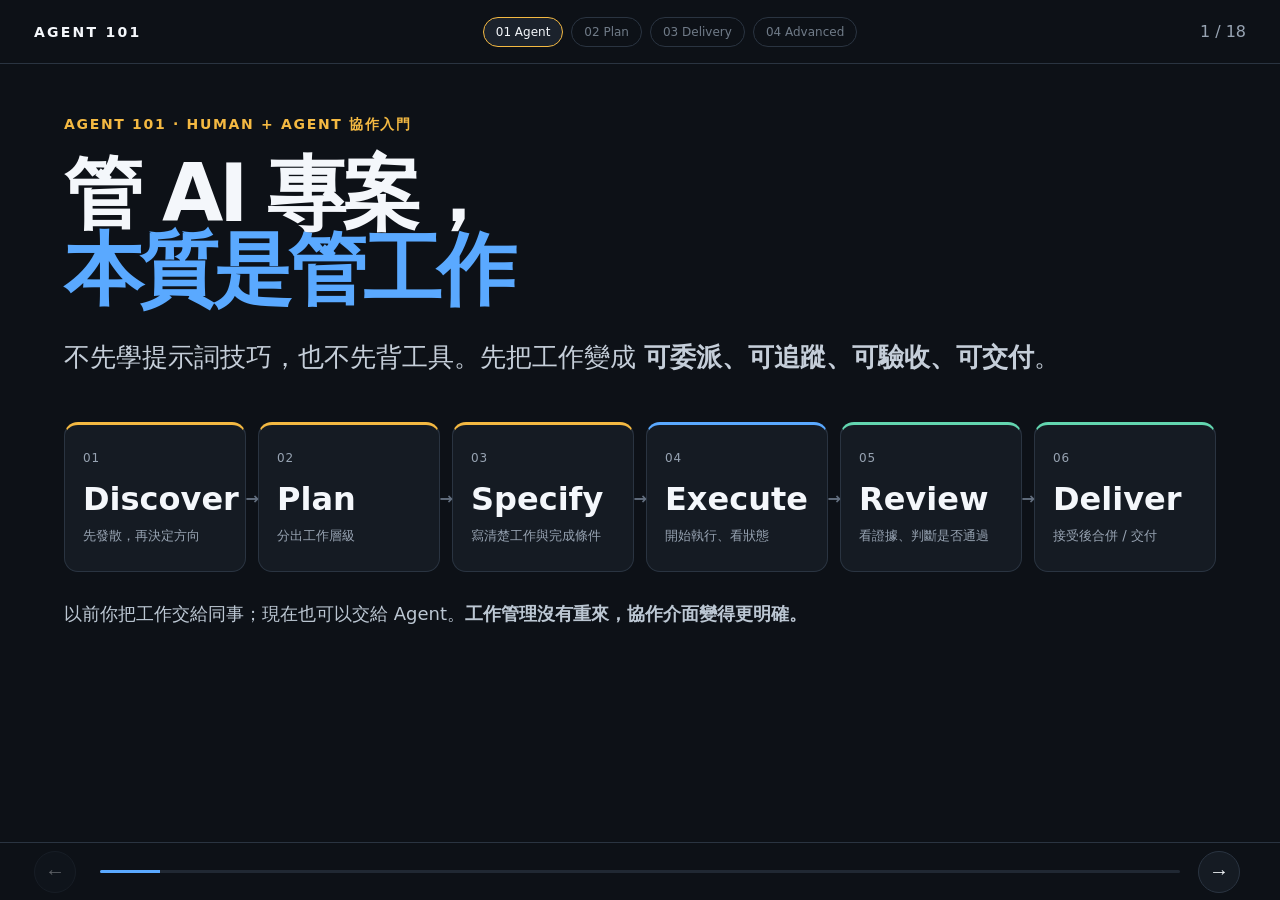
<file: index.html>
<!doctype html>
<html lang="zh-Hant">
<head>
  <meta charset="utf-8">
  <meta name="viewport" content="width=device-width,initial-scale=1">
  <title>Agent 101</title>
  <meta http-equiv="refresh" content="0; url=./slides/">
</head>
<body>
  <p><a href="./slides/">Open Agent 101 slides</a></p>
</body>
</html>
</file>
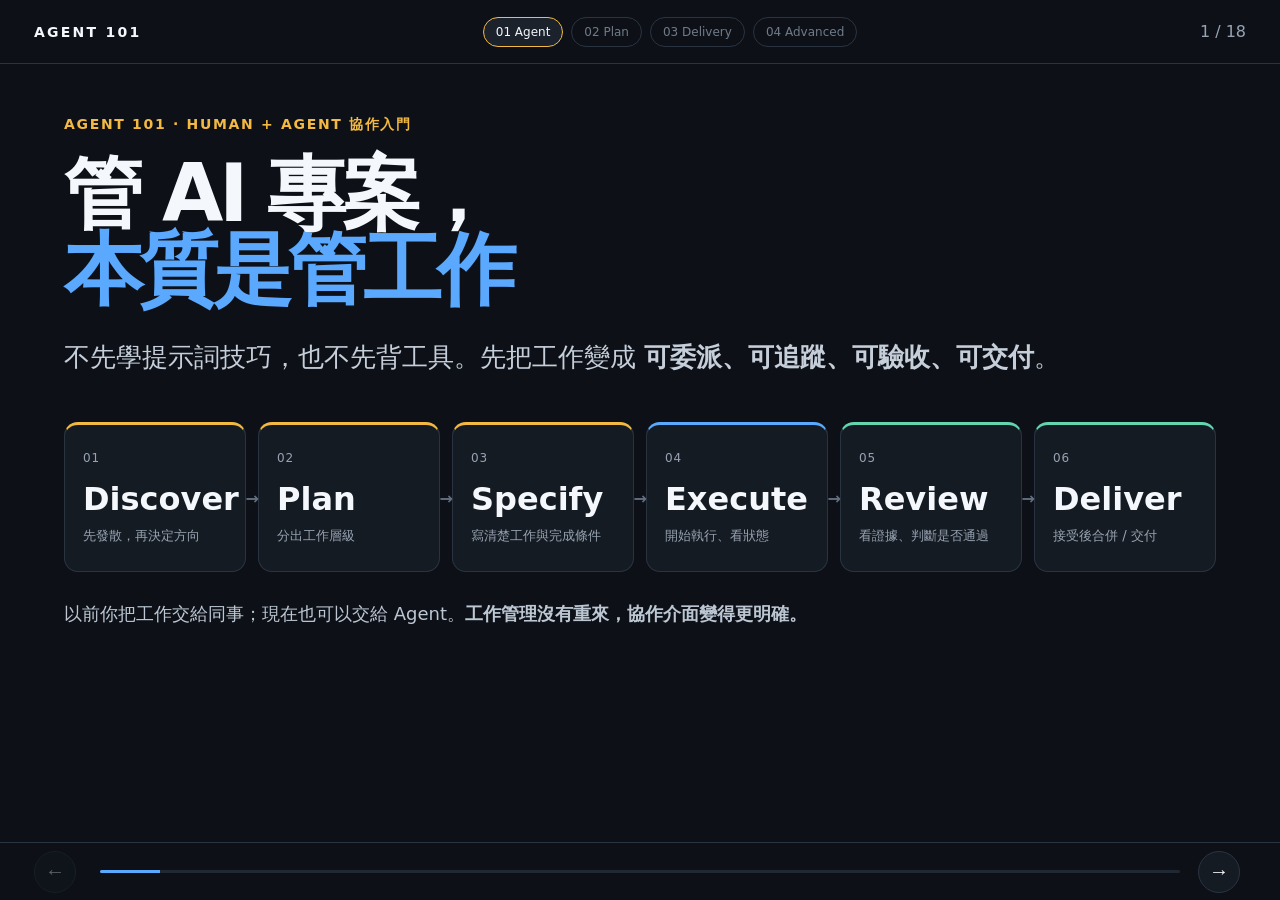
<file: slides/index.html>
<!doctype html>
<html lang="zh-Hant">
<head>
  <meta charset="utf-8">
  <meta name="viewport" content="width=device-width,initial-scale=1">
  <meta name="color-scheme" content="dark">
  <title>Agent 101 — Discover → Plan → Specify → Execute → Review → Deliver</title>
  <link rel="stylesheet" href="./styles.css">
</head>
<body>
  <main class="deck" aria-live="polite">
    <header class="topbar">
      <div class="brand">AGENT 101</div>
      <div class="section-rail" aria-label="課程章節">
        <span data-section="define">01 Agent</span>
        <span data-section="manage">02 Plan</span>
        <span data-section="verify">03 Delivery</span>
        <span data-section="operate">04 Advanced</span>
      </div>
      <div class="counter"><span id="current">1</span> / <span id="total">1</span></div>
    </header>

    <div class="slides">
      <section class="slide title-slide" data-section="define" data-structure="roadmap">
        <div class="eyebrow">Agent 101 · Human + Agent 協作入門</div>
        <h1>管 AI 專案，<br><span>本質是管工作</span></h1>
        <p class="lead">不先學提示詞技巧，也不先背工具。先把工作變成 <strong>可委派、可追蹤、可驗收、可交付</strong>。</p>
        <div class="roadmap roadmap-hero" aria-label="課程主線">
          <div><span>01</span><b>Discover</b><small>先發散，再決定方向</small></div>
          <div><span>02</span><b>Plan</b><small>分出工作層級</small></div>
          <div><span>03</span><b>Specify</b><small>寫清楚工作與完成條件</small></div>
          <div><span>04</span><b>Execute</b><small>開始執行、看狀態</small></div>
          <div><span>05</span><b>Review</b><small>看證據、判斷是否通過</small></div>
          <div><span>06</span><b>Deliver</b><small>接受後合併 / 交付</small></div>
        </div>
        <div class="footer-note">以前你把工作交給同事；現在也可以交給 Agent。<strong>工作管理沒有重來，協作介面變得更明確。</strong></div>
      </section>

      <section class="slide" data-section="define" data-structure="compare">
        <div class="eyebrow">From coworker → Agent</div>
        <h2>你已經會把工作交給人；<br><span class="accent">Agent 只是把合作條件變得更明確</span></h2>
        <div class="handoff-map">
          <div class="handoff-row handoff-head"><b>你交代同事</b><span></span><b>你交代 Agent</b></div>
          <div class="handoff-row"><span>說清楚要完成什麼</span><i>→</i><span><strong>目標 / 工作（Goal / Task）</strong></span></div>
          <div class="handoff-row fragment"><span>交代背景、現況與規則</span><i>→</i><span><strong>工作脈絡 + 指令（Context + Instructions）</strong></span></div>
          <div class="handoff-row fragment"><span>給文件、系統與可做的權限</span><i>→</i><span><strong>檔案 + 工具 + 權限（Files / Tools / Permissions）</strong></span></div>
          <div class="handoff-row fragment"><span>同事做事、回報結果</span><i>→</i><span><strong>行動 → 觀察（Act → Observe）</strong></span></div>
          <div class="handoff-row fragment"><span>你判斷要不要繼續 / 驗收</span><i>→</i><span><strong>繼續 / Human 驗收（Continue / Review）</strong></span></div>
        </div>
        <p class="bottom-callout"><strong>Agent = 能為目標採取行動、觀察結果，再繼續的 AI 工作者。</strong> 類比只幫你理解委派；最後怎麼定義問題、做取捨、決定是否驗收，仍由 Human 負責。</p>
      </section>

      <section class="slide" data-section="define" data-structure="hierarchy">
        <div class="eyebrow">Agent 裡面有哪些東西？</div>
        <h2>LLM 只是其中一層；<br><span class="accent">Agent/App 還要管理工作狀態、工具與規則</span></h2>
        <div class="agent-anatomy">
          <div class="anatomy-runtime">
            <span>AGENT / APP / RUNTIME</span>
            <div class="anatomy-sources">
              <div><b>指令（Instructions）</b><small>系統 / 專案 / 任務規則</small></div>
              <div class="fragment"><b>工作對話 / Session</b><small>這段工作的對話 / 執行邊界；不是 Agent 身分本身</small></div>
              <div class="fragment"><b>工具 + 執行環境 + 權限</b><small>能做什麼、在哪裡做、允許做到哪</small></div>
              <div class="fragment"><b>正式專案狀態 + 可選記憶</b><small>project docs / issues / code 等正式狀態 + 可選的 product / harness memory</small></div>
            </div>
          </div>
          <div class="anatomy-arrow">↓ 組成這一步 ↓</div>
          <div class="anatomy-current fragment">
            <b>目前工作脈絡（Current Context）</b>
            <span>目前 task + relevant conversation + files / knowledge + tool results</span>
            <strong>→ LLM / Model</strong>
          </div>
        </div>
        <p class="bottom-callout">這些能力多半是 <strong>Agent/App/runtime 提供給模型</strong>。Context 是「這一步模型能用什麼」；Durable project state 是正式依據；product / harness Memory 只是可選的長期 context 來源。</p>
      </section>

      <section class="slide" data-section="define" data-structure="sequence">
        <div class="eyebrow">Agent loop 怎麼運作？</div>
        <h2><span class="accent">LLM 做這一步推理</span>；<br>Agent/App 把下一輪需要的東西組回來</h2>
        <div class="deploy-flow runtime-flow">
          <div class="deploy-node runtime-agent"><b>目前輸入（Current Input）</b><small>task + instructions + relevant context</small></div>
          <span>→</span>
          <div class="deploy-node runtime-llm fragment"><b>LLM</b><small>判斷下一步</small></div>
          <span class="fragment">→</span>
          <div class="deploy-node fragment"><b>工具 / 行動（Tool / Action）</b><small>呼叫工具或執行動作</small></div>
          <span class="fragment">→</span>
          <div class="deploy-node runtime-observe fragment"><b>觀察結果（Observation）</b><small>工具 / 環境回傳結果</small></div>
          <span class="fragment">↺</span>
        </div>
        <div class="runtime-inputs fragment">
          <span>指令（Instructions）</span><span>Conversation / Session</span><span>Files / Knowledge</span><span>Durable state / optional Memory</span><span>Tool results</span>
        </div>
        <p class="bottom-callout">模型只對<strong>這一步拿到的 context</strong>做推理。Agent/App 可能挑選、摘要、取回或引用相關狀態；<strong>不代表每輪逐字重送全部歷史。</strong></p>
      </section>

      <section class="slide" data-section="define" data-structure="compare">
        <div class="eyebrow">這些概念在產品裡長什麼樣？</div>
        <h2>先懂 Agent，再看產品：<br><span class="accent">Codex / ChatGPT 只是把同一套概念落到不同介面</span></h2>
        <div class="product-map">
          <div class="product-map-head"><b>概念</b><b>Codex</b><b>ChatGPT</b></div>
          <div><span>工作對話 / Session</span><span>chat / window / thread</span><span>Chat / Work task</span></div>
          <div><span>專案邊界（Project boundary）</span><span>repo / project</span><span>Work workspace / files / connected sources</span></div>
          <div><span>指令（Instructions）</span><span><code>AGENTS.md</code> + task instructions</span><span>workspace / task instructions + 你的指令</span></div>
          <div><span>目前工作脈絡（Current Context）</span><span>conversation + relevant files + tool results</span><span>Chat / Work + files + tool results</span></div>
          <div><span>工具（Tools）</span><span>terminal / files / code / allowed integrations</span><span>built-in tools + Plugins / Connectors</span></div>
          <div><span>執行環境 / 權限</span><span>local / cloud coding environment + allowed actions</span><span>Work cloud environment + action approvals</span></div>
          <div><span>正式專案狀態 + 可選記憶</span><span>repo docs / issues / files；harness 可另外帶 memory</span><span>files / docs / connected sources + optional product Memory</span></div>
        </div>
        <div class="start-strip">
          <div><b>Codex</b><span>開 project / repo → 開工作對話 → 給 task</span></div>
          <div><b>ChatGPT Work</b><span>開 Work → 給 task + 需要的 files / tools</span></div>
        </div>
        <div class="product-note">這是概念對照，不是一對一產品標準。Claude Code 也可用同樣方式理解：project + <code>CLAUDE.md</code> / rules + tools + work conversation。</div>
        <p class="bottom-callout"><strong>新對話 / 新視窗 ≠ 新 Agent。</strong> <code>AGENTS.md</code> 是專案指令（project instructions）的一種實作；<code>MEMORY.md</code> 不是通用標準。Product Memory 可以提供 context，但不是專案的正式依據。Tool access 也不等於 permission。</p>
      </section>

      <section class="slide" data-section="manage" data-structure="sequence">
        <div class="eyebrow">Discover · Brainstorm</div>
        <h2>先讓 AI 發散，<br><span class="accent">再由 Human 收斂</span></h2>
        <div class="example-chip">RUNNING EXAMPLE · 活動報名頁</div>
        <div class="brainstorm-flow">
          <div class="brainstorm-step"><span>1</span><b>定義問題（Frame）</b><small>「手機版很難找到『立即報名』，我想降低使用者找報名入口的成本。」</small></div>
          <div class="brainstorm-step fragment"><span>2</span><b>發散（Diverge）</b><div class="idea-chips"><i>首屏 CTA</i><i>固定底部 CTA</i><i>導覽列入口</i><i>簡化報名步驟</i></div></div>
          <div class="brainstorm-step fragment"><span>3</span><b>挑戰 / 分群</b><small>哪些解同一個問題？哪些成本太高？哪些需要更多資料？</small></div>
          <div class="brainstorm-step fragment"><span>4</span><b>收斂（Converge）</b><small>留下值得進一步比較的方案</small></div>
        </div>
        <p class="bottom-callout">AI 幫你擴大選項；<strong>不要在發散階段就急著選答案。</strong></p>
      </section>

      <section class="slide" data-section="manage" data-structure="decision">
        <div class="eyebrow">Discover → Decide</div>
        <h2>腦力激盪的結果不是正式工作；<br><span class="accent">先做決策</span></h2>
        <div class="example-chip">RUNNING EXAMPLE · 活動報名頁</div>
        <div class="two-lanes decision-lanes">
          <div class="lane">
            <div class="lane-title">候選方案</div>
            <div class="ac-list"><div>首屏放大 CTA</div><div>固定底部 CTA</div><div>導覽列放報名入口</div><div>簡化報名步驟</div></div>
          </div>
          <div class="lane fragment">
            <div class="lane-title">Human 決策準則</div>
            <div class="criteria-list"><span>預期效益</span><span>成本</span><span>風險</span><span>可逆性</span><span>還需要什麼證據</span></div>
            <div class="commit-box">採用 · 固定底部 CTA</div>
            <div class="parking-box">暫放 · 首屏 CTA / 導覽列入口 / 簡化步驟</div>
          </div>
        </div>
        <p class="bottom-callout"><strong>準則、取捨與最後決定都由 Human 負責。</strong>不是 AI 生很多方案，Human 就隨便挑一個。</p>
      </section>

      <section class="slide" data-section="manage" data-structure="hierarchy">
        <div class="eyebrow">Plan · Work Hierarchy</div>
        <h2>先分工作層級，<br><span class="accent">再談它現在做到哪</span></h2>
        <div class="example-chip">RUNNING EXAMPLE · 活動報名頁</div>
        <div class="hierarchy-flow">
          <div class="hierarchy-level h1-level"><span>Milestone｜里程碑 / 交付節點</span><b>降低手機版報名阻力</b></div>
          <div class="hierarchy-level h2-level fragment"><span>Epic｜主要能力 / 大主題</span><b>改善報名入口</b></div>
          <div class="hierarchy-level h3-level fragment"><span>Story｜使用者要得到的結果</span><b>使用者在手機上能快速找到「立即報名」</b></div>
          <div class="hierarchy-level h4-level fragment"><span>Task｜可以直接執行的工作</span><b>加入固定底部「立即報名」CTA</b></div>
        </div>
        <p class="bottom-callout">工作層級回答：<strong>「它屬於哪一層？」</strong> 下一頁的工作狀態板才回答：<strong>「它現在在哪？」</strong></p>
      </section>

      <section class="slide" data-section="manage" data-structure="checklist">
        <div class="eyebrow">Specify · Ticket + Acceptance Criteria</div>
        <h2>工作票要讓別人不用猜；<br><span class="accent">AC 要能明確通過 / 不通過</span></h2>
        <div class="example-chip">RUNNING EXAMPLE · #42 手機版報名 CTA</div>
        <div class="ticket">
          <div class="ticket-head"><span>#42</span><strong>手機版固定顯示「立即報名」CTA</strong></div>
          <div class="ticket-body">
            <div><b>目標（Goal）</b><p>降低使用者在手機上找不到報名入口的阻力。</p></div>
            <div><b>範圍（Scope）</b><p>在手機版加入固定底部「立即報名」CTA。</p></div>
            <div><b>明確不做（Non-goals）</b><p>不重做整份報名表；不改活動頁資訊架構。</p></div>
            <div><b>負責人 / 優先順序 / 上層工作</b><p>Agent A · P1 · 改善報名入口</p></div>
            <div><b>驗收條件（AC）</b><p>① 390px 手機寬度完整顯示「立即報名」<br>② 捲動時 CTA 固定在底部<br>③ CTA 不遮住主要內容，且沒有水平捲軸</p></div>
            <div><b>驗收證據（Evidence）</b><p>可操作預覽 + 桌機 / 手機截圖 + 自動檢查</p></div>
          </div>
        </div>
        <div class="gate-strip"><span>工作票 + AC</span><b>→</b><span class="active">優先順序 / 相依性檢查</span><b>→</b><span>待辦（Backlog）</span></div>
        <p class="bottom-callout"><strong>AC = 可觀察、可明確通過 / 不通過的完成條件。</strong> <strong>Evidence = 審查時 reviewer 要實際檢查的證據。</strong> 工作票寫完整，<strong>不代表現在就應該做</strong>。</p>
      </section>

      <section class="slide" data-section="verify" data-structure="sequence">
        <div class="eyebrow">Execute · Kanban</div>
        <h2>Kanban 是工作狀態板；<br><span class="accent">不要把它和工作層級混在一起</span></h2>
        <div class="example-chip">RUNNING EXAMPLE · #42 手機版報名 CTA</div>
        <div class="kanban">
          <div class="col"><h4>待辦（Backlog）</h4><div class="card">#43 自動分群</div><div class="card">#44 並排比較</div></div>
          <div class="col"><h4>進行中（Doing）<br>同時進行 1/2（WIP）</h4><div class="card agent-card">#42 手機版報名 CTA<br><small>Agent A</small></div></div>
          <div class="col"><h4>審查（Review）</h4><div class="card muted-card">下一站：送審 + 驗收證據 + AC</div></div>
          <div class="col"><h4>完成（Done）</h4><div class="card done">#38 Collection filter</div></div>
        </div>
        <p class="bottom-callout">核心流程 = <strong>待辦 → 進行中 → 審查 → 完成</strong>。審查也是正在進行的工作；每個工作者同時進行中的工作（WIP）：<strong>少於 2 件</strong>。</p>
      </section>

      <section class="slide" data-section="verify" data-structure="sequence">
        <div class="eyebrow">Execute · GitHub</div>
        <h2>不用先背 Git 名詞；<br><span class="accent">看同一張 Ticket 怎麼一路交付</span></h2>
        <div class="example-chip">RUNNING EXAMPLE · #42 手機版報名 CTA</div>
        <div class="git-flow github-path">
          <div class="git-node"><b>專案看板</b><span>Project · 看整體工作與狀態</span></div>
          <div class="arrow">→</div>
          <div class="git-node fragment"><b>工作票 #42</b><span>Issue · 工作契約 / AC</span></div>
          <div class="arrow fragment">→</div>
          <div class="git-node fragment"><b>工作分支</b><span>Branch · 隔離改動</span></div>
          <div class="arrow fragment">→</div>
          <div class="git-node fragment"><b>提交紀錄</b><span>Commit · 可追蹤的版本節點</span></div>
          <div class="arrow fragment">→</div>
          <div class="git-node fragment"><b>Pull Request（PR）#71</b><span>送審入口</span></div>
        </div>
        <p class="bottom-callout">PR 在這裡只有一個定義：<strong>送交審查 / 驗收的入口。</strong> 一般功能開發不要直接改 main（主分支）。</p>
      </section>

      <section class="slide" data-section="verify" data-structure="checklist">
        <div class="eyebrow">Review · Acceptance</div>
        <h2>Agent 說「完成」<br><span class="accent">只代表可以開始審查</span></h2>
        <div class="example-chip">RUNNING EXAMPLE · PR #71</div>
        <div class="pr-layout">
          <div class="pr-card">
            <div class="pr-title">PR #71 · 手機版報名 CTA</div>
            <div class="pr-row"><b>驗收證據</b><span>可操作預覽 + 截圖 + 自動檢查 ✅</span></div>
            <div class="pr-row"><b>AC 1</b><span>390px 完整顯示「立即報名」 ✅</span></div>
            <div class="pr-row"><b>AC 2</b><span>捲動時 CTA 固定底部 ✅</span></div>
            <div class="pr-row failure"><b>AC 3</b><span>CTA 遮住主要內容 ❌</span></div>
            <div class="pr-row"><b>已知限制</b><span>尚未簡化報名步驟；符合明確不做的範圍</span></div>
          </div>
          <div class="decision">
            <div class="decision-question"><b>你會通過（Approve）嗎？</b><span>建置 / 測試都通過，但 AC 3 失敗。</span></div>
            <div class="decision-option">通過（Approve）</div>
            <div class="request-changes fragment">退回修改（Request Changes） ✓<small>一條已約定的 AC 失敗，就還不能過。</small></div>
          </div>
        </div>
        <p class="bottom-callout">審查要看：<strong>驗收證據 + AC + 範圍 + 已知限制 + Human 決定</strong>。Agent 自己說完成、自動檢查通過，都不等於自動驗收。</p>
      </section>

      <section class="slide" data-section="verify" data-structure="sequence">
        <div class="eyebrow">Deliver · Merge / Deploy</div>
        <h2>被接受、合併（Merge）之後，<br><span class="accent">這張工作才真的完成</span></h2>
        <div class="example-chip">RUNNING EXAMPLE · PR #71</div>
        <div class="deploy-flow merge-flow">
          <div class="deploy-node">審查</div><span>→</span>
          <div class="deploy-node human-node fragment">Human 接受</div><span class="fragment">→</span>
          <div class="deploy-node prod-node fragment">合併（Merge）</div><span class="fragment">→</span>
          <div class="deploy-node fragment">完成（Done）</div><span class="fragment">→</span>
          <div class="deploy-node preview-node fragment">部署 / 發布</div>
        </div>
        <div class="example-trace fragment core-closure">
          <b>活動報名頁 · PR #71</b>
          <span>PR #71 修完 CTA 遮擋 AC → Human 接受 → 合併 → GitHub Pages 更新</span>
        </div>
        <div class="core-stop fragment">
          <span>AGENT 101 核心課程完成</span>
          <b>到這裡，你已經能跑一個小型「人 + Agent」專案。</b>
          <p>Discover → Plan → Specify → Execute → Review → Deliver</p>
          <div class="core-actions">
            <button type="button" class="jump-button" data-jump="18">直接看總結 →</button>
            <small>或繼續 Slides 14–17：角色 / Subagent / 能力地圖</small>
          </div>
        </div>
      </section>

      <section class="slide" data-section="operate" data-structure="relation">
        <div class="eyebrow">選修 · Human 角色</div>
        <h2>先定 Human 的責任；<br><span class="accent">再談 Agent 可以扮演什麼角色</span></h2>
        <div class="roles-grid">
          <div><span>PM｜產品 / 專案負責人</span><b>目標 · 優先順序 · 範圍 · AC · 驗收</b></div>
          <div class="fragment"><span>UI/UX｜介面 / 體驗設計</span><b>使用者流程 · 狀態 · 互動 · 視覺規格</b></div>
          <div class="fragment"><span>FE｜前端</span><b>介面 · 前端行為 · 串接</b></div>
          <div class="fragment"><span>BE｜後端</span><b>API · 資料 · 權限驗證 · 商業邏輯</b></div>
          <div class="fragment"><span>Reviewer / QA</span><b>審查 / 品質驗證 · 獨立驗證</b></div>
        </div>
        <p class="bottom-callout">Agent 可以做某個角色的工作；<strong>Human 的最終責任不會因為用了 Agent 就消失。</strong></p>
      </section>

      <section class="slide" data-section="operate" data-structure="relation">
        <div class="eyebrow">選修 · Subagent</div>
        <h2>Subagent 不是另一種資料來源；<br><span class="accent">它是另一個專責工作者 / 工作脈絡</span></h2>
        <div class="context-layout subagent-layout">
          <div class="context-window">
            <div class="window-head">MAIN AGENT</div>
            <div class="token">#42 工作票</div>
            <div class="token">實作工作脈絡</div>
            <div class="token">工具 / 權限</div>
            <div class="delegation-arrow">交給專責工作者 →</div>
          </div>
          <div class="source-truth fragment">
            <div class="source-title">REVIEWER SUBAGENT</div>
            <div>角色：Reviewer</div>
            <div>工作票：#42 手機版報名 CTA</div>
            <div>邊界：不改程式碼，只驗 AC</div>
            <div>工具：可操作預覽 · 測試 · 差異（Diff）</div>
            <div>驗收：交付獨立的通過 / 不通過證據</div>
          </div>
        </div>
        <div class="assignment-formula">角色 + 工作票 + 邊界 + 工具 + 驗收條件</div>
        <p class="bottom-callout">需要專業分工、獨立審查或隔離工作脈絡時再用。<strong>不要為了「看起來像多 Agent」而先拆人。</strong></p>
      </section>

      <section class="slide" data-section="operate" data-structure="hierarchy">
        <div class="eyebrow">選修 · Agent 架構</div>
        <h2>後面的能力都只是插回五個位置；<br><span class="accent">Agent loop 沒有換一套</span></h2>
        <div class="architecture-grid">
          <div><span>01</span><b>指令（Instructions）</b><small>專案規則 / Skills<br><em>例：AGENTS.md · CLAUDE.md</em></small></div>
          <div class="fragment"><span>02</span><b>工作脈絡（Context）</b><small>目前工作 / 檔案 / 查回來的專案知識<br><em>例：可選的產品記憶（Memory）</em></small></div>
          <div class="fragment"><span>03</span><b>工具（Tools）</b><small>可以呼叫的外部能力<br><em>例：內建工具 · Web Search · MCP · Connectors</em></small></div>
          <div class="fragment"><span>04</span><b>執行環境（Environment）</b><small>動作在哪裡執行<br><em>例：本機 · 雲端隔離環境</em></small></div>
          <div class="fragment"><span>05</span><b>權限（Permissions）</b><small>哪些讀取 / 修改 / 執行需要 Human 確認</small></div>
        </div>
        <p class="bottom-callout">回想 Slide 4：<strong>輸入 → LLM → 動作 → 觀察結果</strong>。產品記憶可以提供工作脈絡；<strong>它不是專案的正式依據。</strong></p>
      </section>

      <section class="slide" data-section="operate" data-structure="relation">
        <div class="eyebrow">選修 · 能力地圖</div>
        <h2>不要先把工具裝滿；<br><span class="accent">先問你缺什麼能力</span></h2>
        <div class="capability-map">
          <div><span>每次都要照同一套方法？</span><b>→ Skill｜可重用工作方法</b></div>
          <div class="fragment"><span>要找公司 / 專案私有知識？</span><b>→ RAG｜先檢索，再回答</b></div>
          <div class="fragment"><span>要接外部工具 / 資料介面？</span><b>→ MCP｜外部能力連接協定</b></div>
          <div class="fragment"><span>要把 SaaS / 帳號能力接進產品？</span><b>→ Connector / Plugin｜產品整合</b></div>
          <div class="fragment"><span>要隔離專責工作者 / 工作脈絡？</span><b>→ Subagent｜獨立工作者 / 工作脈絡</b></div>
          <div class="fragment"><span>大型交付需要更完整的規格 / 規劃方法？</span><b>→ SDD / BMAD｜大型交付方法</b></div>
        </div>
        <p class="bottom-callout">這不是名詞表。<strong>先遇到能力缺口，再加工具 / 方法。</strong></p>
      </section>

      <section class="slide" data-section="operate" data-structure="roadmap">
        <div class="eyebrow">重點整理</div>
        <h2>最後只記：<br><span class="accent">Discover → Plan → Specify → Execute → Review → Deliver</span></h2>
        <div class="roadmap final-roadmap">
          <div><span>01</span><b>Discover</b><small>AI 發散，Human 決定</small></div>
          <div><span>02</span><b>Plan</b><small>把大方向拆成可執行工作</small></div>
          <div><span>03</span><b>Specify</b><small>目標 · 範圍 · AC · 驗收證據</small></div>
          <div><span>04</span><b>Execute</b><small>低同時進行量（WIP）· 範圍清楚的工作 · GitHub</small></div>
          <div><span>05</span><b>Review</b><small>PR · 驗收證據 · AC · Human 審查</small></div>
          <div><span>06</span><b>Deliver</b><small>接受 → 合併 → 完成 / 上線</small></div>
        </div>
        <div class="example-trace final-trace"><b>活動報名頁 #42</b><span>手機版找不到「立即報名」 → 固定底部 CTA → #42 Ticket → PR #71 → AC 審查 → 合併</span></div>
        <div class="tool-strip" aria-label="起步工具參考">
          <span>靜態網站 / Demo · GitHub Pages</span>
          <span>後端 / 資料庫 / 登入 · Supabase</span>
          <span>產品分析 · PostHog</span>
          <span>網域 / 網路加速 · Cloudflare</span>
          <span>系統通知信 · Resend</span>
        </div>
        <div class="final-line">不是追求「最會寫程式碼的 Agent」，而是建立「可以放心委派工作的系統」。</div>
      </section>
    </div>

    <footer class="controls"><button id="prev" type="button" aria-label="上一頁">←</button><div class="progress"><span id="progress"></span></div><button id="next" type="button" aria-label="下一步">→</button></footer>
  </main>
  <script src="./app.js"></script>
</body>
</html>
</file>
<file: slides/styles.css>
:root{
  --bg:#0d1117;--panel:#151b23;--panel2:#1b222c;--text:#f4f7fb;--muted:#97a3b2;
  --line:#2a3441;--define:#f4b942;--manage:#5aa9ff;--verify:#63d6b0;--operate:#b595ff;
  --bad:#ff7b7b;--good:#63d6b0;
}
*{box-sizing:border-box}html,body{margin:0;background:var(--bg);color:var(--text);font-family:Inter,"Noto Sans TC","PingFang TC","Microsoft JhengHei",system-ui,sans-serif;overflow:hidden}
body{min-height:100vh}.deck{height:100vh;display:grid;grid-template-rows:64px 1fr 58px;max-width:1600px;margin:0 auto}
.topbar{display:grid;grid-template-columns:180px 1fr 120px;align-items:center;padding:0 34px;border-bottom:1px solid var(--line);gap:24px}
.brand{font-size:14px;font-weight:800;letter-spacing:.16em}.counter{text-align:right;color:var(--muted);font-variant-numeric:tabular-nums}
.section-rail{display:flex;gap:8px;justify-content:center}.section-rail span{font-size:12px;color:#707b88;border:1px solid var(--line);border-radius:999px;padding:7px 12px;transition:.25s}
.section-rail span.active{color:var(--text);background:var(--panel2)}
.section-rail span[data-section="define"].active{border-color:var(--define)}
.section-rail span[data-section="manage"].active{border-color:var(--manage)}
.section-rail span[data-section="verify"].active{border-color:var(--verify)}
.section-rail span[data-section="operate"].active{border-color:var(--operate)}
.slides{position:relative;overflow:hidden}.slide{position:absolute;inset:0;padding:52px 64px 44px;display:none;overflow:auto}.slide.active{display:block;animation:slideIn .42s ease both}
@keyframes slideIn{from{opacity:0;transform:translateY(10px)}to{opacity:1;transform:none}}
h1,h2,h3,p{margin-top:0}h1{font-size:clamp(54px,6.2vw,108px);line-height:.96;letter-spacing:-.055em;margin:22px 0 30px;max-width:900px}h1 span{color:var(--manage)}
h2{font-size:clamp(36px,4vw,68px);line-height:1.08;letter-spacing:-.04em;margin:10px 0 38px;max-width:1320px}.accent{color:var(--define)}
h3{font-size:26px}.lead{font-size:clamp(21px,2vw,34px);line-height:1.55;color:#c5ced9;max-width:1000px}.eyebrow{font-size:14px;font-weight:800;letter-spacing:.12em;text-transform:uppercase;color:var(--muted)}
.slide[data-section="define"] .eyebrow{color:var(--define)}.slide[data-section="manage"] .eyebrow{color:var(--manage)}.slide[data-section="verify"] .eyebrow{color:var(--verify)}.slide[data-section="operate"] .eyebrow{color:var(--operate)}
.footer-note,.bottom-callout{margin-top:30px;color:#bcc7d3;font-size:18px}.bottom-callout{border-left:3px solid currentColor;padding-left:18px}
.title-grid{display:grid;grid-template-columns:1.4fr .8fr;align-items:center;gap:60px}.hero-orbit{position:relative;height:420px}.orbit{position:absolute;border:1px solid #2c3b4f;border-radius:50%;inset:10%}.orbit-2{inset:24%}.hero-node{position:absolute;width:132px;height:132px;border-radius:50%;display:grid;place-items:center;font-weight:900;letter-spacing:.08em;border:1px solid #405064;background:var(--panel);box-shadow:0 20px 60px #0006}.human{left:0;top:36%;border-color:var(--verify)}.agent{right:0;top:18%;border-color:var(--manage)}.system{right:12%;bottom:0;border-color:var(--operate)}
.system-map{display:grid;grid-template-columns:repeat(2,minmax(0,1fr));gap:22px;max-width:1200px}.system-card{padding:26px;border:1px solid var(--line);background:var(--panel);border-radius:18px;min-height:210px}.system-card .num{font-size:13px;font-weight:800;color:var(--muted)}.system-card p{font-size:20px;color:#d7dee8}.system-card small{font-size:16px;color:var(--muted);line-height:1.6}.define-card{border-top:4px solid var(--define)}.manage-card{border-top:4px solid var(--manage)}.verify-card{border-top:4px solid var(--verify)}.operate-card{border-top:4px solid var(--operate)}
.compare,.two-lanes,.pr-layout,.context-layout{display:grid;grid-template-columns:1fr 1fr;gap:28px;max-width:1250px}.panel,.lane{background:var(--panel);border:1px solid var(--line);border-radius:18px;padding:28px}.panel-label,.lane-title{font-weight:800;font-size:14px;letter-spacing:.08em;color:var(--muted)}.bad{border-top:4px solid var(--bad)}.good{border-top:4px solid var(--good)}.quote{font-size:30px;margin:30px 0}.panel li{font-size:20px;color:#ccd5df;margin:16px 0}.stack{display:grid;gap:10px;margin-top:30px}.stack span{background:var(--panel2);padding:15px 18px;border-radius:10px;font-size:19px}
.big-question{font-size:28px;font-weight:800;margin:24px 0}.mini-cards{display:flex;flex-wrap:wrap;gap:10px}.mini-cards span,.ac-list div{background:var(--panel2);padding:12px 14px;border-radius:10px}.ac-list{display:grid;gap:12px}
.example-map{display:grid;grid-template-columns:1.05fr .95fr;grid-template-rows:auto auto;gap:18px;max-width:1150px}.block{border-radius:16px;padding:24px;background:var(--panel);border:1px solid var(--line);min-height:150px;display:flex;flex-direction:column;gap:18px}.block strong{font-size:14px;color:var(--muted);letter-spacing:.08em}.block span{font-size:22px;line-height:1.5}.story{border-color:var(--define)}.rule{border-color:var(--manage)}.example{border-color:var(--verify)}.question{border-color:var(--operate)}
.ticket{max-width:1100px;border:1px solid var(--line);background:var(--panel);border-radius:16px;overflow:hidden}.ticket-head{display:grid;grid-template-columns:80px 1fr auto;gap:15px;padding:20px 24px;background:var(--panel2);align-items:center;font-size:21px}.status{font-size:12px;border:1px solid var(--define);padding:7px 10px;border-radius:999px;color:var(--define)}.ticket-body{display:grid;grid-template-columns:1fr 1fr}.ticket-body>div{padding:22px 24px;border-top:1px solid var(--line)}.ticket-body>div:nth-child(odd){border-right:1px solid var(--line)}.ticket-body b{color:var(--muted);font-size:13px}.ticket-body p{margin:10px 0 0;font-size:18px;line-height:1.55}
.kanban{display:grid;grid-template-columns:repeat(5,1fr);gap:12px}.col{background:#111720;border:1px solid var(--line);border-radius:14px;padding:14px;min-height:300px}.col h4{font-size:12px;color:var(--muted);letter-spacing:.08em}.card{background:var(--panel2);border:1px solid #334050;border-radius:10px;padding:14px;margin:10px 0;line-height:1.4}.highlight{border-color:var(--define)}.agent-card{border-color:var(--manage)}.done{border-color:var(--verify)}.card small{color:var(--muted)}
.git-flow,.deploy-flow,.sdd-flow,.skill-diagram{display:flex;align-items:center;justify-content:center;gap:14px;flex-wrap:wrap}.git-node,.deploy-node,.sdd-step,.prompt-box,.skill-box,.result-box{background:var(--panel);border:1px solid var(--line);border-radius:14px;padding:22px;min-width:190px;text-align:center}.git-node b,.sdd-step{font-size:20px}.git-node span,.sdd-step small{display:block;color:var(--muted);font-size:14px;margin-top:8px}.arrow,.deploy-flow>span,.sdd-flow>span,.plus,.equals{font-size:30px;color:#6f7b8a}.branch-viz{margin:54px auto 0;max-width:900px}.mainline,.featureline{display:flex;align-items:center;gap:80px;height:48px;position:relative;color:var(--muted)}.mainline:after,.featureline:after{content:"";position:absolute;left:80px;right:20px;top:23px;height:2px;background:#445161}.featureline{margin-left:160px;color:var(--manage)}.featureline:after{background:var(--manage)}.mainline span,.featureline span{width:12px;height:12px;border-radius:50%;background:#7b8796;z-index:1}.featureline span{background:var(--manage)}
.pr-card{border:1px solid var(--line);border-radius:16px;overflow:hidden}.pr-title{font-size:22px;font-weight:800;padding:20px 24px;background:var(--panel2)}.pr-row{display:grid;grid-template-columns:140px 1fr;padding:15px 24px;border-top:1px solid var(--line)}.pr-row b{color:var(--muted)}.decision{display:grid;gap:14px;align-content:center}.decision div{padding:18px;border:1px solid var(--line);border-radius:12px;text-align:center;color:var(--muted)}.decision .approve{border-color:var(--verify);color:var(--verify)}
.gates{display:grid;grid-template-columns:repeat(4,1fr);gap:18px;margin-top:48px}.gate{border:1px solid var(--line);background:var(--panel);border-radius:16px;padding:24px;min-height:200px}.gate span{display:grid;place-items:center;width:40px;height:40px;border-radius:50%;background:var(--verify);color:#09281f;font-weight:900}.gate b{font-size:23px;display:block;margin:24px 0 12px}.gate small{font-size:15px;color:var(--muted);line-height:1.6}
.evidence-grid{display:grid;grid-template-columns:repeat(3,1fr);gap:16px;max-width:1150px}.evidence{background:var(--panel);border:1px solid var(--line);border-radius:14px;padding:22px}.evidence b{font-size:21px;display:block}.evidence span{display:block;color:var(--muted);margin-top:8px}.preview-node{border-color:var(--manage)}.human-node{border-color:var(--verify)}.prod-node{border-color:var(--define)}.tool-strip{display:flex;gap:12px;justify-content:center;flex-wrap:wrap;margin-top:42px}.tool-strip span{border:1px solid var(--line);border-radius:999px;padding:10px 14px;color:var(--muted)}
.problem-cards{display:grid;grid-template-columns:1fr 1fr;gap:18px;max-width:1100px}.problem{padding:24px;border:1px solid var(--line);background:var(--panel);border-radius:16px}.problem b{display:block;font-size:23px}.problem span{display:block;color:var(--operate);margin-top:10px}
.skill-box{border-color:var(--operate)}.result-box{border-color:var(--verify)}.context-window,.source-truth{padding:26px;border:1px solid var(--line);background:var(--panel);border-radius:16px}.window-head,.source-title{font-size:13px;letter-spacing:.1em;color:var(--muted);margin-bottom:18px}.token{display:inline-block;margin:6px;padding:10px 12px;border-radius:999px;background:#263149;border:1px solid #3e4c66}.source-truth{display:grid;gap:12px}.source-truth>div:not(.source-title){padding:13px 15px;background:var(--panel2);border-radius:10px}
.context-bar{display:flex;max-width:1200px;height:90px;border:1px solid var(--line);border-radius:12px;overflow:hidden}.context-bar span{display:grid;place-items:center;flex:1;background:#222b36;border-right:1px solid var(--line);padding:10px;text-align:center;color:var(--muted)}.context-bar .critical{flex:.8;background:#4a3920;color:#ffd782}.risks{display:grid;grid-template-columns:repeat(4,1fr);gap:14px;margin-top:30px}.risks div{padding:18px;border-radius:12px;background:var(--panel);border:1px solid var(--line)}
.compact-viz{display:grid;grid-template-columns:1.4fr auto 1fr;align-items:center;gap:20px;max-width:1200px}.long-chat{display:flex;flex-wrap:wrap;gap:8px;padding:22px;background:var(--panel);border:1px solid var(--line);border-radius:14px}.long-chat span{padding:9px 11px;background:var(--panel2);border-radius:8px}.compress{font-weight:900;color:var(--operate)}.summary{padding:22px;border:1px solid var(--operate);border-radius:14px;background:#201b2c}.summary p{color:var(--muted);line-height:1.5}.compact-check{margin-top:28px;padding:18px;border-left:3px solid var(--operate);background:#171421}
.loop-flow{display:flex;flex-direction:column;align-items:center;gap:10px;max-width:700px;margin:0 auto}.loop-flow>div{width:100%;text-align:center;padding:14px;border:1px solid var(--line);border-radius:11px;background:var(--panel)}.loop-flow .active-node{border-color:var(--operate)}.loop-flow>span{color:var(--muted)}
.three-levels{display:grid;grid-template-columns:repeat(3,1fr);gap:14px;margin-top:36px}.three-levels>div{padding:18px;background:var(--panel);border:1px solid var(--line);border-radius:12px}.three-levels b{display:block;color:var(--operate);font-size:20px}.three-levels span{display:block;color:var(--muted);margin-top:6px}
.bmad-loop{display:flex;align-items:center;justify-content:center;gap:12px}.bmad-node{min-width:190px;padding:20px;border:1px solid var(--line);border-radius:14px;background:var(--panel);text-align:center;font-weight:900}.bmad-node small{display:block;color:var(--muted);font-weight:400;margin-top:8px}.loop-arrow{font-size:28px;color:var(--muted)}.bmad-principles{display:grid;grid-template-columns:repeat(3,1fr);gap:16px;margin-top:34px}.bmad-principles>div{padding:20px;border:1px solid var(--line);border-radius:12px}.bmad-principles b{display:block;color:var(--operate)}.bmad-principles span{display:block;color:var(--muted);margin-top:8px}
.method-stack{display:grid;gap:10px;max-width:980px}.method{display:grid;grid-template-columns:1fr 1fr;gap:20px;padding:18px 24px;border:1px solid var(--line);border-radius:12px;background:var(--panel)}.method b{font-size:19px}.method span{color:var(--muted)}.m1{border-left:5px solid var(--define)}.m2{border-left:5px solid var(--manage)}.m3{border-left:5px solid var(--operate)}.m4{border-left:5px solid #e181ff}.m5{border-left:5px solid var(--verify)}
.final-three{display:grid;grid-template-columns:repeat(3,1fr);gap:18px}.final-three>div{padding:26px;border:1px solid var(--line);border-radius:16px;background:var(--panel)}.final-three span{font-size:13px;color:var(--muted)}.final-three b{display:block;font-size:26px;margin:18px 0 10px}.final-three p{color:var(--muted);line-height:1.55}.final-line{margin-top:34px;font-size:26px;font-weight:800;color:var(--verify)}
.exercise{display:grid;grid-template-columns:1fr 1fr;gap:14px 30px;counter-reset:item;list-style:none;padding:0;max-width:1100px}.exercise li{counter-increment:item;padding:17px 18px 17px 58px;background:var(--panel);border:1px solid var(--line);border-radius:12px;position:relative;font-size:18px}.exercise li:before{content:counter(item);position:absolute;left:16px;top:13px;width:30px;height:30px;border-radius:50%;display:grid;place-items:center;background:var(--manage);color:#081626;font-weight:900}
.sources{display:grid;gap:14px;max-width:1000px}.sources a{color:#d9e6ff;text-decoration:none;padding:16px 18px;border:1px solid var(--line);border-radius:12px;background:var(--panel)}.sources a:hover{border-color:var(--manage)}.end-mark{font-size:70px;font-weight:900;letter-spacing:.12em;color:#273140;margin-top:30px}
.controls{display:grid;grid-template-columns:48px 1fr 48px;align-items:center;gap:18px;padding:0 34px;border-top:1px solid var(--line)}.controls button{width:42px;height:42px;border-radius:50%;border:1px solid var(--line);background:var(--panel);color:var(--text);font-size:20px;cursor:pointer}.controls button:disabled{opacity:.35;cursor:default}.progress{height:3px;background:#202833;border-radius:999px;overflow:hidden}.progress span{display:block;height:100%;width:0;background:var(--manage);transition:width .25s ease}
.fragment{opacity:.18;transform:translateY(8px);transition:opacity .35s ease,transform .35s ease,filter .35s ease;filter:saturate(.4)}.fragment.visible{opacity:1;transform:none;filter:none}
@media (max-width:900px){
  html,body{overflow:auto}.deck{height:auto;min-height:100vh;display:block}.topbar{position:sticky;top:0;z-index:9;background:var(--bg);grid-template-columns:1fr auto;padding:12px 18px}.section-rail{display:none}.slides{overflow:visible}.slide{position:relative;display:none;padding:34px 20px 90px;min-height:calc(100vh - 64px)}.slide.active{display:block}.controls{position:fixed;left:0;right:0;bottom:0;background:var(--bg);z-index:10;padding:8px 18px}.title-grid,.compare,.two-lanes,.pr-layout,.context-layout,.system-map,.ticket-body,.problem-cards,.evidence-grid,.gates,.final-three,.three-levels,.bmad-principles{grid-template-columns:1fr}.hero-orbit{display:none}.kanban{grid-template-columns:1fr 1fr;overflow:auto}.git-flow,.deploy-flow,.sdd-flow,.bmad-loop{justify-content:flex-start}.example-map{grid-template-columns:1fr;grid-template-rows:auto}.compact-viz{grid-template-columns:1fr}.exercise{grid-template-columns:1fr}.risks{grid-template-columns:1fr 1fr}.method{grid-template-columns:1fr}.ticket-body>div:nth-child(odd){border-right:0}.counter{display:none}h1{font-size:56px}h2{font-size:38px}}
@page{size:13.333in 7.5in;margin:0}
@media print{
  html,body{width:13.333in;margin:0;overflow:visible;background:white;color:black}
  .deck{display:block;width:100%;height:auto;max-width:none}
  .topbar,.controls{display:none}
  .slides{width:100%;max-width:none;overflow:visible}
  .slide{
    position:relative!important;
    display:block!important;
    width:1680px!important;
    height:945px!important;
    min-height:945px!important;
    padding:52px 64px 44px!important;
    overflow:hidden!important;
    zoom:.7619047619;
    page-break-after:always;
    break-after:page;
    background:white;
    color:black
  }
  .slide:last-child{page-break-after:auto;break-after:auto}
  .fragment{opacity:1!important;transform:none!important;filter:none!important}
  .panel,.lane,.system-card,.ticket,.col,.card,.git-node,.pr-card,.gate,.evidence,.problem,.context-window,.source-truth,.method,.final-three>div{background:#fff;color:#111;border-color:#bbb}
  .muted{color:#555}
}


/* vNext teaching-flow components */
.roadmap{display:grid;grid-template-columns:repeat(6,minmax(0,1fr));gap:12px;max-width:1380px}
.roadmap>div{position:relative;padding:22px 18px;border:1px solid var(--line);border-radius:14px;background:var(--panel);min-height:150px}
.roadmap>div:not(:last-child):after{content:"→";position:absolute;right:-14px;top:50%;transform:translateY(-50%);z-index:2;color:#647080;font-weight:900}
.roadmap span{font-size:12px;color:var(--muted);letter-spacing:.08em}.roadmap b{display:block;font-size:32px;margin:14px 0 8px}.roadmap small{display:block;color:var(--muted);line-height:1.45}
.roadmap-hero{margin-top:44px}.roadmap-hero>div:nth-child(1),.roadmap-hero>div:nth-child(2),.roadmap-hero>div:nth-child(3){border-top:3px solid var(--define)}
.roadmap-hero>div:nth-child(4){border-top:3px solid var(--manage)}.roadmap-hero>div:nth-child(5),.roadmap-hero>div:nth-child(6){border-top:3px solid var(--verify)}
.agent-cycle{flex-wrap:wrap;max-width:1300px}.agent-cycle .bmad-node{min-width:210px}.agent-cycle .bmad-node:nth-of-type(1){border-color:var(--define)}.agent-cycle .bmad-node:nth-of-type(2){border-color:var(--manage)}.agent-cycle .bmad-node:nth-of-type(3){border-color:var(--verify)}.agent-cycle .bmad-node:nth-of-type(4){border-color:var(--operate)}
.product-entry>div{min-height:230px}.product-entry span{color:var(--manage)}
.deploy-node small{display:block;color:var(--muted);font-size:13px;line-height:1.45;margin-top:8px}
.runtime-flow{justify-content:flex-start;max-width:1450px}.runtime-flow .deploy-node{min-width:170px}.runtime-agent{border-color:var(--define)}.runtime-llm{border-color:var(--manage)}.runtime-observe{border-color:var(--verify)}
.example-trace{display:grid;grid-template-columns:170px 1fr;gap:18px;align-items:center;max-width:1180px;margin-top:34px;padding:16px 18px;border:1px solid var(--line);border-radius:12px;background:#111720}
.example-trace b{color:var(--define)}.example-trace span{color:#c5ced9;line-height:1.5}
.example-chip{display:inline-block;margin:-18px 0 22px;padding:7px 10px;border:1px solid #394657;border-radius:999px;color:#8995a5;font-size:11px;font-weight:800;letter-spacing:.08em}
.brainstorm-flow{display:grid;grid-template-columns:repeat(4,minmax(0,1fr));gap:14px;max-width:1350px}
.brainstorm-step{position:relative;padding:22px;border:1px solid var(--line);border-radius:14px;background:var(--panel);min-height:220px}
.brainstorm-step:not(:last-child):after{content:"→";position:absolute;right:-13px;top:50%;z-index:2;color:#647080;font-weight:900}
.brainstorm-step>span{display:grid;place-items:center;width:34px;height:34px;border-radius:50%;background:#263149;color:#dce8f8;font-weight:900}
.brainstorm-step b{display:block;font-size:22px;margin:18px 0 12px}.brainstorm-step small{display:block;color:var(--muted);font-size:15px;line-height:1.55}
.idea-chips{display:flex;flex-wrap:wrap;gap:7px}.idea-chips i{font-style:normal;padding:7px 9px;border-radius:999px;background:var(--panel2);font-size:13px;color:#d6deea}
.commit-box,.parking-box{padding:17px 18px;border-radius:11px;margin-top:14px}.commit-box{border:1px solid var(--verify);background:#14251f;color:#9debd1;font-weight:800}.parking-box{border:1px dashed #435064;color:var(--muted)}
.hierarchy-flow{display:grid;gap:11px;max-width:1100px;margin:0 auto}.hierarchy-level{margin:0 auto;padding:15px 22px;border:1px solid var(--line);border-radius:12px;background:var(--panel);text-align:center}.hierarchy-level span{display:block;color:var(--muted);font-size:11px;letter-spacing:.1em}.hierarchy-level b{display:block;margin-top:7px;font-size:21px}.h1-level{width:100%;border-color:var(--define)}.h2-level{width:86%;border-color:var(--manage)}.h3-level{width:72%;border-color:var(--verify)}.h4-level{width:58%;border-color:var(--operate)}
.kanban{grid-template-columns:repeat(4,minmax(0,1fr))}
.muted-card{opacity:.62;border-style:dashed}
.github-path{justify-content:flex-start}
.pr-row.failure{background:#2b171a}.pr-row.failure span{color:#ffb0b0}
.decision-question{display:grid!important;gap:8px!important;color:var(--text)!important;text-align:left!important}.decision-question b{font-size:28px}.decision-question span{color:var(--muted)}
.decision .request-changes{border-color:var(--bad);color:#ffb0b0;font-weight:800}.decision .request-changes small{display:block;color:var(--muted);font-weight:400;margin-top:8px;line-height:1.45}
.core-stop{max-width:980px;margin:44px auto 0;padding:22px 26px;border:1px solid var(--verify);border-radius:16px;background:#10211c;text-align:center}
.core-stop span{font-size:11px;letter-spacing:.12em;color:var(--verify);font-weight:900}.core-stop b{display:block;font-size:30px;margin:10px 0}.core-stop p{margin:0;color:#b8c9c3}
.roles-grid{display:grid;grid-template-columns:repeat(5,minmax(0,1fr));gap:12px;max-width:1400px}.roles-grid>div{padding:20px;border:1px solid var(--line);border-radius:14px;background:var(--panel);min-height:190px}.roles-grid span{display:block;color:var(--operate);font-size:12px;font-weight:900;letter-spacing:.08em}.roles-grid b{display:block;margin-top:18px;font-size:17px;line-height:1.5}
.delegation-arrow{margin-top:26px;color:var(--manage);font-weight:900}.assignment-formula{max-width:760px;margin:28px auto 0;padding:15px 18px;text-align:center;border:1px solid var(--operate);border-radius:12px;color:#dacbff;font-weight:800}
.architecture-grid{display:grid;grid-template-columns:repeat(5,minmax(0,1fr));gap:12px;max-width:1400px}.architecture-grid>div{padding:20px;border:1px solid var(--line);border-radius:14px;background:var(--panel);min-height:200px}.architecture-grid span{display:block;color:var(--muted);font-size:12px}.architecture-grid b{display:block;font-size:21px;margin:18px 0 12px}.architecture-grid small{display:block;color:var(--muted);line-height:1.55;font-size:14px}
.architecture-grid>div:nth-child(1){border-top:3px solid var(--define)}.architecture-grid>div:nth-child(2){border-top:3px solid var(--manage)}.architecture-grid>div:nth-child(3){border-top:3px solid var(--verify)}.architecture-grid>div:nth-child(4),.architecture-grid>div:nth-child(5){border-top:3px solid var(--operate)}
.capability-map{display:grid;gap:8px;max-width:1100px}.capability-map>div{display:grid;grid-template-columns:1fr 230px;gap:24px;align-items:center;padding:13px 18px;border:1px solid var(--line);border-radius:10px;background:var(--panel)}.capability-map span{color:#d3dbe5}.capability-map b{color:var(--operate);font-size:18px}
.final-roadmap>div{min-height:160px}.final-trace{margin-top:24px}.final-line{font-size:22px}

@media (max-width:900px){
  .roadmap,.brainstorm-flow,.roles-grid,.architecture-grid{grid-template-columns:1fr}
  .roadmap>div:not(:last-child):after,.brainstorm-step:not(:last-child):after{content:"↓";right:auto;left:50%;top:auto;bottom:-16px;transform:translateX(-50%)}
  .roadmap>div,.brainstorm-step,.roles-grid>div,.architecture-grid>div{min-height:auto}
  .agent-cycle{flex-direction:column;align-items:stretch}
  .agent-cycle .loop-arrow{text-align:center;transform:rotate(90deg)}
  .agent-cycle .loop-arrow:last-child{transform:none}
  .example-trace{grid-template-columns:1fr}
  .example-chip{margin:-12px 0 18px}
  .hierarchy-level,.h1-level,.h2-level,.h3-level,.h4-level{width:100%}
  .kanban{grid-template-columns:1fr}
  .capability-map>div{grid-template-columns:1fr;gap:8px}
  .runtime-flow{align-items:stretch}
  .runtime-flow .deploy-node{width:100%}
  .core-stop{margin-top:30px}
}
@media print{
  .roadmap>div,.brainstorm-step,.example-trace,.hierarchy-level,.core-stop,.roles-grid>div,.architecture-grid>div,.capability-map>div{background:#fff;color:#111;border-color:#bbb}
}

.agent-cycle>.bmad-node:nth-child(1){border-color:var(--define)}
.agent-cycle>.bmad-node:nth-child(3){border-color:var(--manage)}
.agent-cycle>.bmad-node:nth-child(5){border-color:var(--verify)}
.agent-cycle>.bmad-node:nth-child(7){border-color:var(--operate)}

/* #13 implementation refinements */
.criteria-list{display:grid;grid-template-columns:repeat(5,minmax(0,1fr));gap:8px;margin:18px 0}
.criteria-list span{padding:10px 8px;border:1px solid var(--line);border-radius:10px;background:var(--panel2);text-align:center;font-size:13px;color:#d6deea}
.gate-strip{display:flex;align-items:center;justify-content:center;gap:12px;flex-wrap:wrap;margin-top:22px}
.gate-strip span{padding:10px 14px;border:1px solid var(--line);border-radius:999px;color:var(--muted);background:#111720}
.gate-strip span.active{border-color:var(--define);color:#ffd782}
.gate-strip b{color:#687588}
.core-actions{display:flex;align-items:center;justify-content:center;gap:16px;flex-wrap:wrap;margin-top:18px}
.jump-button{appearance:none;border:1px solid var(--verify);background:#173228;color:#dff8ef;border-radius:999px;padding:10px 16px;font:inherit;font-weight:800;cursor:pointer}
.jump-button:hover,.jump-button:focus-visible{outline:none;border-color:#a7f0d7;box-shadow:0 0 0 3px #63d6b026}
.core-actions small{color:var(--muted)}
.architecture-grid em{font-style:normal;color:#8f9bad}
.decision-option{opacity:.65}
@media (max-width:900px){
  .criteria-list{grid-template-columns:1fr 1fr}
  .gate-strip{justify-content:flex-start}
  .core-actions{justify-content:flex-start}
}
@media print{
  .jump-button{display:none}
}


/* #23 — Agent fundamentals / Human→Agent teaching bridge */
.handoff-map{display:grid;gap:0;max-width:1180px;border:1px solid var(--line);border-radius:16px;overflow:hidden;background:var(--panel)}
.handoff-row{display:grid;grid-template-columns:1fr 64px 1fr;align-items:center;min-height:68px;border-top:1px solid var(--line)}
.handoff-row:first-child{border-top:0}.handoff-row>*{padding:14px 18px}.handoff-row>i{text-align:center;color:var(--muted);font-style:normal;font-size:22px}
.handoff-row>span:first-child{color:#d5dde7}.handoff-row>span:last-child{color:#c9dbff}.handoff-row strong{color:var(--manage)}
.handoff-head{background:var(--panel2);min-height:56px}.handoff-head b{font-size:18px}.handoff-head b:last-child{color:var(--manage)}

.agent-anatomy{max-width:1240px;display:grid;grid-template-columns:1.35fr auto 1fr;gap:18px;align-items:center}
.anatomy-runtime{border:1px solid var(--line);border-radius:16px;background:var(--panel);padding:18px}
.anatomy-runtime>span{display:block;color:var(--define);font-size:11px;font-weight:900;letter-spacing:.1em;margin-bottom:12px}
.anatomy-sources{display:grid;grid-template-columns:1fr 1fr;gap:10px}
.anatomy-sources>div{padding:14px;border:1px solid var(--line);border-radius:11px;background:var(--panel2);min-height:92px}
.anatomy-sources b{display:block;font-size:16px}.anatomy-sources small{display:block;color:var(--muted);font-size:12px;line-height:1.45;margin-top:7px}
.anatomy-arrow{color:var(--muted);text-align:center;font-size:13px}
.anatomy-current{padding:22px;border:1px solid var(--manage);border-radius:16px;background:#101d2c}
.anatomy-current b{display:block;color:var(--manage);font-size:24px}.anatomy-current span{display:block;color:#c7d1df;line-height:1.5;margin:12px 0 18px}.anatomy-current strong{display:block;font-size:20px}

.runtime-inputs{display:flex;gap:8px;flex-wrap:wrap;margin-top:22px}
.runtime-inputs span{padding:8px 11px;border:1px solid var(--line);border-radius:999px;background:var(--panel2);color:#cbd4df;font-size:12px}

.product-map{display:grid;gap:0;max-width:1320px;border:1px solid var(--line);border-radius:14px;overflow:hidden;background:var(--panel)}
.product-map>div{display:grid;grid-template-columns:230px 1fr 1fr}
.product-map>div>*{padding:10px 13px;border-top:1px solid var(--line);border-right:1px solid var(--line);line-height:1.35;font-size:13px}
.product-map>div>*:last-child{border-right:0}.product-map .product-map-head>*{border-top:0;background:var(--panel2);font-size:14px}
.product-map>div>span:first-child{font-weight:800;color:#d9e2ee}.product-map code{font-family:ui-monospace,SFMono-Regular,Menlo,monospace;color:#ffd782}
.start-strip{display:grid;grid-template-columns:1fr 1fr;gap:12px;max-width:1120px;margin-top:16px}
.start-strip>div{padding:12px 15px;border:1px solid var(--line);border-radius:11px;background:#111720}
.start-strip b{color:var(--verify);margin-right:8px}.start-strip span{color:#c5ced9;font-size:13px}

@media (max-width:900px){
  .handoff-row{grid-template-columns:1fr 34px 1fr}.handoff-row>*{padding:10px 9px}.handoff-row>i{font-size:17px}.handoff-head b{font-size:14px}
  .agent-anatomy{grid-template-columns:1fr}.anatomy-arrow{transform:none;font-size:0}.anatomy-arrow::after{content:"↓";font-size:22px}.anatomy-sources{grid-template-columns:1fr}
  .product-map{overflow:visible}.product-map .product-map-head{display:none}
  .product-map>div{grid-template-columns:1fr;min-width:0;border-top:1px solid var(--line)}
  .product-map>div:first-of-type{border-top:0}
  .product-map>div>*{border-right:0;padding:9px 12px}
  .product-map>div>span::before{display:block;margin-bottom:4px;color:var(--muted);font-size:9px;font-weight:800;letter-spacing:.08em;text-transform:uppercase}
  .product-map>div>span:nth-child(1)::before{content:"Concept"}
  .product-map>div>span:nth-child(2)::before{content:"Codex"}
  .product-map>div>span:nth-child(3)::before{content:"ChatGPT"}
  .product-map>div>span:nth-child(1){background:var(--panel2)}
  .start-strip{grid-template-columns:1fr}
}

.product-note{max-width:1120px;margin-top:10px;color:var(--muted);font-size:12px}
.product-note code{font-family:ui-monospace,SFMono-Regular,Menlo,monospace;color:#ffd782}


@media screen and (min-width:901px) and (max-height:800px){
  .handoff-row{min-height:50px}.handoff-row>*{padding:9px 13px}.handoff-head{min-height:42px}
  .agent-anatomy{gap:10px}.anatomy-runtime{padding:11px}.anatomy-runtime>span{margin-bottom:8px}
  .anatomy-sources{gap:6px}.anatomy-sources>div{padding:9px;min-height:66px}
  .anatomy-sources b{font-size:14px}.anatomy-sources small{font-size:10px;margin-top:4px}
  .anatomy-current{padding:14px}.anatomy-current b{font-size:19px}.anatomy-current span{margin:7px 0 10px;font-size:12px}.anatomy-current strong{font-size:16px}
  .runtime-inputs{gap:5px;margin-top:10px}.runtime-inputs span{padding:5px 8px;font-size:10px}
  .product-map>div>*{padding:6px 10px;font-size:11px}.product-map .product-map-head>*{font-size:12px}
  .start-strip{gap:8px;margin-top:8px}.start-strip>div{padding:8px 11px}.start-strip b,.start-strip span{font-size:11px}
  .product-note{margin-top:5px;font-size:10px}
}


/* #14 projection QA: compact desktop layout for 720p/768p projectors */
@media screen and (min-width:901px) and (max-height:800px){
  .deck{grid-template-rows:46px 1fr 42px}
  .topbar{padding:0 24px;grid-template-columns:150px 1fr 90px;gap:16px}
  .brand{font-size:12px}.section-rail span{font-size:10px;padding:5px 9px}.counter{font-size:12px}
  .controls{grid-template-columns:38px 1fr 38px;gap:12px;padding:0 24px}
  .controls button{width:34px;height:34px;font-size:17px}
  .slide{padding:24px 48px 20px}
  h1{font-size:60px;line-height:.96;margin:12px 0 18px;max-width:820px}
  h2{font-size:42px;line-height:1.02;margin:6px 0 20px}
  .lead{font-size:22px;line-height:1.4}
  .eyebrow{font-size:11px}
  .footer-note,.bottom-callout{margin-top:14px;font-size:14px;line-height:1.4}
  .roadmap-hero{margin-top:22px}
  .roadmap{gap:8px}.roadmap>div{padding:13px 12px;min-height:98px}.roadmap b{font-size:24px;margin:8px 0 4px}.roadmap small{font-size:11px}
  .bmad-loop{gap:8px}.bmad-node,.agent-cycle .bmad-node{min-width:145px;padding:13px}.bmad-node small{margin-top:5px;font-size:12px}.loop-arrow{font-size:22px}
  .final-three{gap:12px}.final-three>div{padding:16px}.product-entry>div{min-height:150px}.final-three b{font-size:21px;margin:10px 0 7px}.final-three p{font-size:14px;line-height:1.4}
  .deploy-flow{gap:8px}.git-node,.deploy-node,.sdd-step,.prompt-box,.skill-box,.result-box{padding:13px;min-width:145px}
  .deploy-node small{font-size:11px;margin-top:5px}.runtime-flow .deploy-node{min-width:135px}
  .example-trace{grid-template-columns:145px 1fr;gap:12px;margin-top:16px;padding:10px 13px;font-size:13px}
  .example-chip{margin:-8px 0 12px;padding:5px 8px;font-size:9px}
  .brainstorm-flow{gap:9px}.brainstorm-step{padding:13px;min-height:145px}.brainstorm-step>span{width:28px;height:28px;font-size:13px}.brainstorm-step b{font-size:18px;margin:10px 0 7px}.brainstorm-step small{font-size:12px;line-height:1.4}.idea-chips i{padding:5px 7px;font-size:11px}
  .two-lanes,.pr-layout,.context-layout{gap:16px}.panel,.lane{padding:16px}.lane-title{font-size:11px}.big-question{font-size:21px;margin:12px 0}.ac-list{gap:7px}.ac-list div{padding:8px 10px;font-size:13px}
  .criteria-list{gap:5px;margin:10px 0}.criteria-list span{padding:7px 5px;font-size:11px}.commit-box,.parking-box{padding:10px 12px;margin-top:8px;font-size:13px}
  .hierarchy-flow{gap:7px}.hierarchy-level{padding:9px 16px}.hierarchy-level span{font-size:9px}.hierarchy-level b{font-size:16px;margin-top:4px}
  .ticket-head{padding:11px 16px;font-size:17px}.ticket-body>div{padding:9px 14px}.ticket-body b{font-size:10px}.ticket-body p{margin:5px 0 0;font-size:14px;line-height:1.35}
  .gate-strip{gap:8px;margin-top:10px}.gate-strip span{padding:7px 10px;font-size:12px}
  .kanban{gap:8px}.col{padding:9px;min-height:210px}.col h4{font-size:10px}.card{padding:9px;margin:7px 0;font-size:13px}
  .git-flow{gap:7px}.git-node{min-width:130px;padding:12px}.git-node b{font-size:16px}.git-node span{font-size:11px;margin-top:5px}.arrow,.deploy-flow>span{font-size:22px}
  .pr-title{font-size:17px;padding:12px 16px}.pr-row{grid-template-columns:105px 1fr;padding:9px 16px;font-size:13px}.decision{gap:8px}.decision div{padding:10px;font-size:13px}.decision-question b{font-size:20px}.decision .request-changes small{margin-top:5px;line-height:1.35}
  .core-stop{margin:16px auto 0;padding:12px 16px}.core-stop span{font-size:9px}.core-stop b{font-size:21px;margin:6px 0}.core-stop p{font-size:13px}.core-actions{gap:10px;margin-top:9px}.jump-button{padding:7px 11px;font-size:12px}.core-actions small{font-size:11px}
  .roles-grid{gap:8px}.roles-grid>div{padding:12px;min-height:120px}.roles-grid span{font-size:9px}.roles-grid b{margin-top:9px;font-size:13px;line-height:1.35}
  .context-window,.source-truth{padding:14px}.window-head,.source-title{font-size:10px;margin-bottom:9px}.token{margin:3px;padding:7px 9px;font-size:12px}.source-truth{gap:6px}.source-truth>div:not(.source-title){padding:7px 9px;font-size:12px}.delegation-arrow{margin-top:12px;font-size:12px}.assignment-formula{margin:13px auto 0;padding:9px 12px;font-size:13px}
  .architecture-grid{gap:8px}.architecture-grid>div{padding:12px;min-height:130px}.architecture-grid span{font-size:9px}.architecture-grid b{font-size:16px;margin:9px 0 6px}.architecture-grid small{font-size:11px;line-height:1.35}
  .capability-map{gap:5px}.capability-map>div{grid-template-columns:1fr 190px;gap:15px;padding:8px 12px;font-size:13px}.capability-map b{font-size:14px}
  .final-roadmap>div{min-height:102px}.final-trace{margin-top:12px}.tool-strip{gap:7px;margin-top:14px}.tool-strip span{padding:7px 10px;font-size:11px}.final-line{margin-top:14px;font-size:17px}
}
</file>
